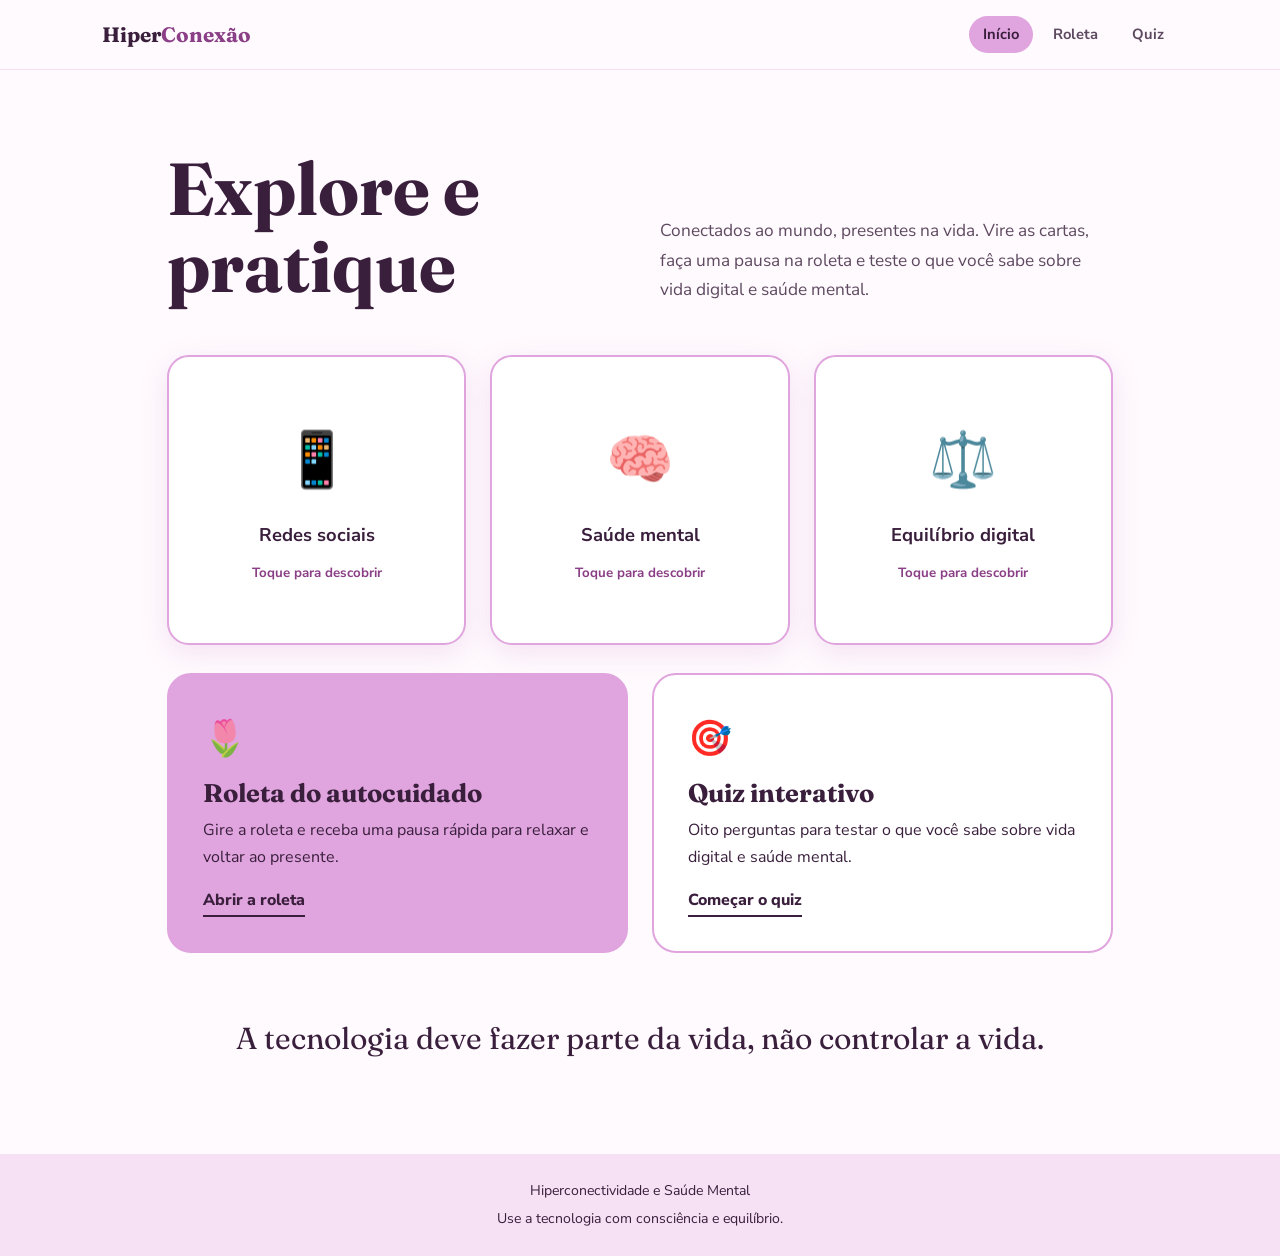
<file: feira laysla/index.html>
<!DOCTYPE html>
<html lang="pt-BR">
<head>
  <meta charset="UTF-8">
  <meta name="viewport" content="width=device-width, initial-scale=1.0">
  <meta name="description" content="Hiperconectividade e saúde mental: explore, pratique e equilibre sua vida digital.">
  <title>Hiperconectividade e Saúde Mental</title>
  <link rel="stylesheet" href="style.css">
  <script src="script.js" defer></script>
</head>
<body>
  <header class="cabecalho">
    <a href="index.html" class="logo">Hiper<span>Conexão</span></a>
    <nav aria-label="Navegação principal">
      <a href="index.html" aria-current="page">Início</a>
      <a href="roleta.html">Roleta</a>
      <a href="quiz.html">Quiz</a>
    </nav>
  </header>

  <main>
    <section class="explore" id="explore">
      <div class="explore-topo">
        <h1>Explore e pratique</h1>
        <p>Conectados ao mundo, presentes na vida. Vire as cartas, faça uma pausa na roleta e teste o que você sabe sobre vida digital e saúde mental.</p>
      </div>

      <div class="cartas-container">
        <button class="carta" type="button" aria-label="Virar carta sobre redes sociais" aria-pressed="false">
          <span class="carta-interna">
            <span class="carta-frente">
              <span class="simbolo">📱</span>
              <strong>Redes sociais</strong>
              <small>Toque para descobrir</small>
            </span>
            <span class="carta-verso">
              <strong>Redes sociais</strong>
              <span>Podem aproximar pessoas, mas é importante usar com equilíbrio.</span>
            </span>
          </span>
        </button>

        <button class="carta" type="button" aria-label="Virar carta sobre saúde mental" aria-pressed="false">
          <span class="carta-interna">
            <span class="carta-frente">
              <span class="simbolo">🧠</span>
              <strong>Saúde mental</strong>
              <small>Toque para descobrir</small>
            </span>
            <span class="carta-verso">
              <strong>Saúde mental</strong>
              <span>Descanso, convivência e limites digitais ajudam no bem-estar.</span>
            </span>
          </span>
        </button>

        <button class="carta" type="button" aria-label="Virar carta sobre equilíbrio digital" aria-pressed="false">
          <span class="carta-interna">
            <span class="carta-frente">
              <span class="simbolo">⚖️</span>
              <strong>Equilíbrio digital</strong>
              <small>Toque para descobrir</small>
            </span>
            <span class="carta-verso">
              <strong>Equilíbrio digital</strong>
              <span>Usar a tecnologia com intenção ajuda a preservar tempo para outras atividades.</span>
            </span>
          </span>
        </button>
      </div>

      <div class="acoes">
        <a class="acao acao-cheia" href="roleta.html">
          <span class="icone" aria-hidden="true">🌷</span>
          <h2>Roleta do autocuidado</h2>
          <p>Gire a roleta e receba uma pausa rápida para relaxar e voltar ao presente.</p>
          <span class="link-texto">Abrir a roleta</span>
        </a>
        <a class="acao" href="quiz.html">
          <span class="icone" aria-hidden="true">🎯</span>
          <h2>Quiz interativo</h2>
          <p>Oito perguntas para testar o que você sabe sobre vida digital e saúde mental.</p>
          <span class="link-texto">Começar o quiz</span>
        </a>
      </div>

      <p class="fecho">A tecnologia deve fazer parte da vida, não controlar a vida.</p>
    </section>
  </main>

  <footer>
    <p>Hiperconectividade e Saúde Mental</p>
    <p>Use a tecnologia com consciência e equilíbrio.</p>
  </footer>
</body>
</html>
</file>
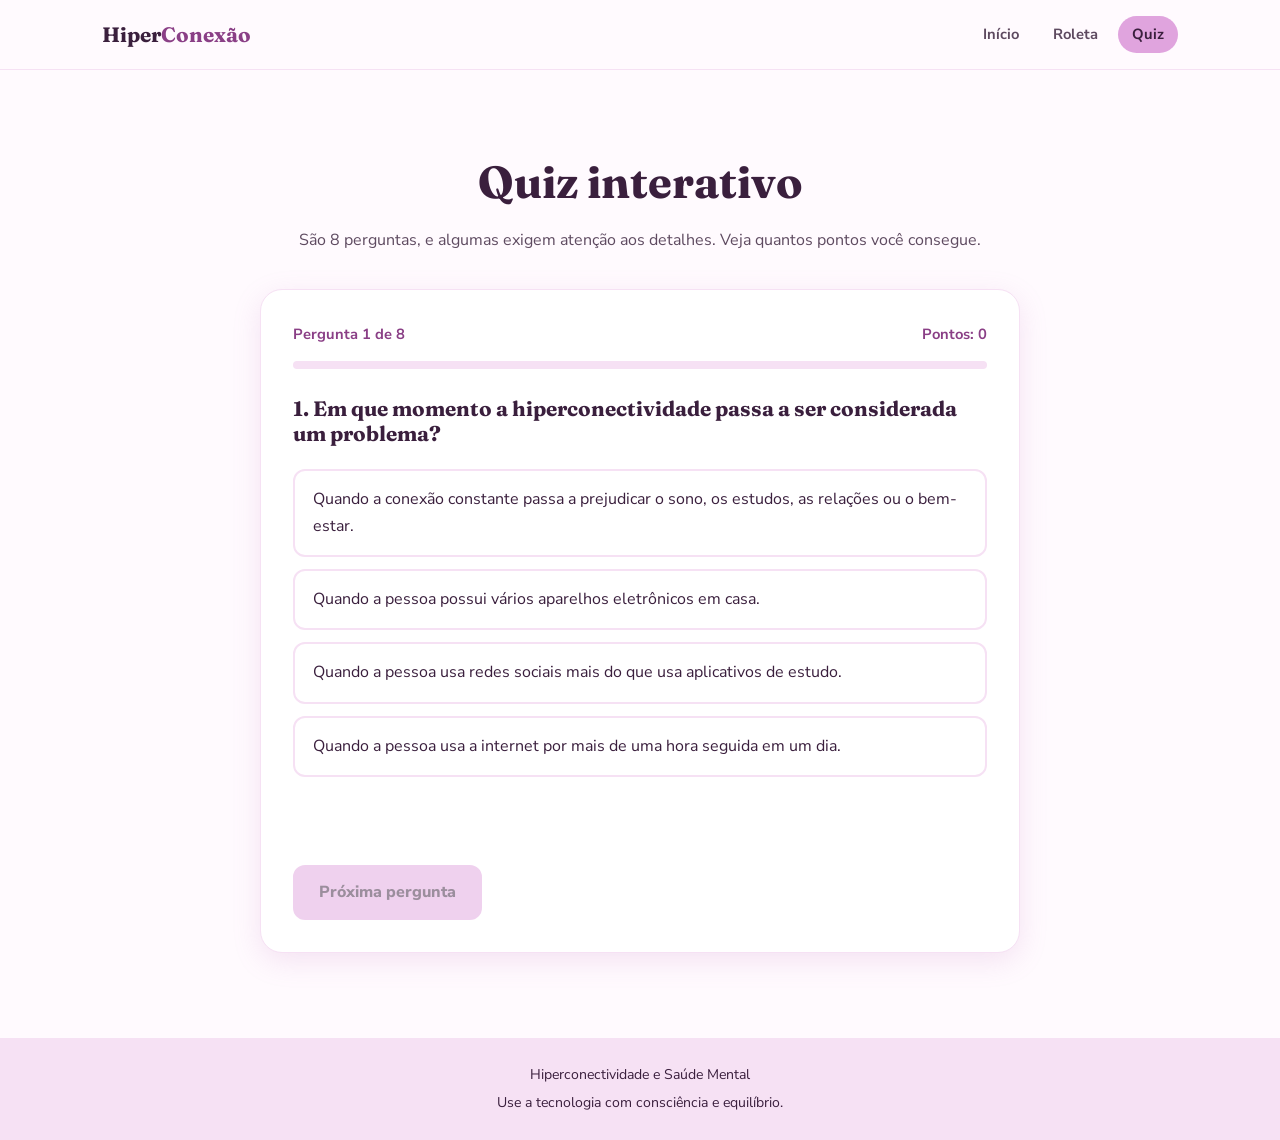
<file: feira laysla/quiz.html>
<!DOCTYPE html>
<html lang="pt-BR">
<head>
  <meta charset="UTF-8">
  <meta name="viewport" content="width=device-width, initial-scale=1.0">
  <meta name="description" content="Quiz sobre hiperconectividade e saúde mental: 8 perguntas para testar seus conhecimentos.">
  <title>Quiz | Hiperconectividade e Saúde Mental</title>
  <link rel="stylesheet" href="style.css">
  <script src="quiz.js" defer></script>
</head>
<body>
  <header class="cabecalho">
    <a href="index.html" class="logo">Hiper<span>Conexão</span></a>
    <nav aria-label="Navegação principal">
      <a href="index.html">Início</a>
      <a href="roleta.html">Roleta</a>
      <a href="quiz.html" aria-current="page">Quiz</a>
    </nav>
  </header>

  <main>
    <section class="secao quiz-secao pagina-interna" id="quiz">
      <h1 class="titulo-pagina">Quiz interativo</h1>
      <p class="texto-centro">São 8 perguntas, e algumas exigem atenção aos detalhes. Veja quantos pontos você consegue.</p>

      <div class="quiz">
        <div class="quiz-topo">
          <span id="contador">Pergunta 1 de 8</span>
          <span id="pontos">Pontos: 0</span>
        </div>
        <div class="barra-progresso">
          <div id="barraPreenchida"></div>
        </div>

        <div id="areaQuiz">
          <h2 id="pergunta"></h2>
          <div id="respostas" class="respostas"></div>
          <p id="feedback" aria-live="polite"></p>
          <button id="proximo" class="botao" type="button" disabled>Próxima pergunta</button>
        </div>

        <div id="resultado" hidden>
          <h2>Quiz concluído!</h2>
          <p id="mensagemFinal"></p>
          <div class="grupo-botoes centro">
            <button id="reiniciar" class="botao" type="button">Refazer quiz</button>
            <a href="roleta.html" class="botao botao-secundario">Fazer uma pausa na roleta</a>
          </div>
        </div>
      </div>
    </section>
  </main>

  <footer>
    <p>Hiperconectividade e Saúde Mental</p>
    <p>Use a tecnologia com consciência e equilíbrio.</p>
  </footer>
</body>
</html>
</file>
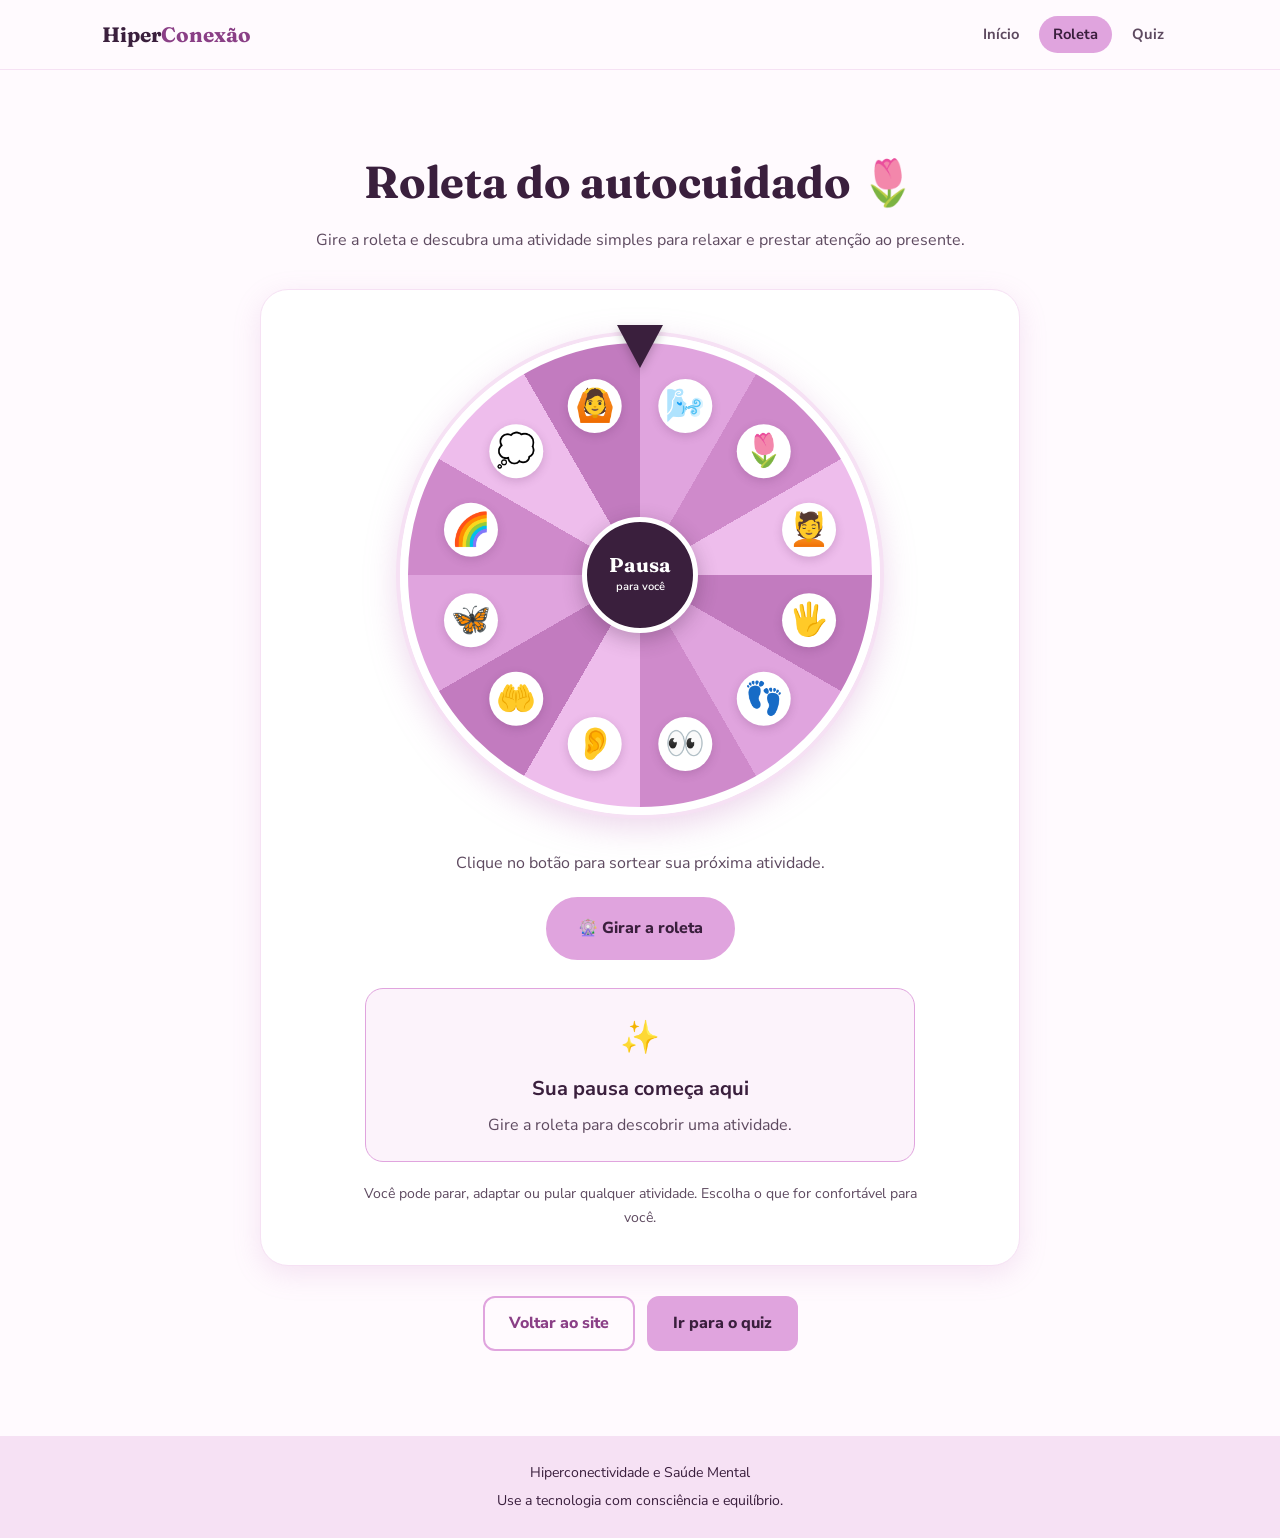
<file: feira laysla/roleta.html>
<!DOCTYPE html>
<html lang="pt-BR">
<head>
  <meta charset="UTF-8">
  <meta name="viewport" content="width=device-width, initial-scale=1.0">
  <meta name="description" content="Roleta do autocuidado: sorteie uma pausa simples para relaxar.">
  <title>Roleta do autocuidado | Hiperconectividade e Saúde Mental</title>
  <link rel="stylesheet" href="style.css">
  <script src="roleta.js" defer></script>
</head>
<body>
  <header class="cabecalho">
    <a href="index.html" class="logo">Hiper<span>Conexão</span></a>
    <nav aria-label="Navegação principal">
      <a href="index.html">Início</a>
      <a href="roleta.html" aria-current="page">Roleta</a>
      <a href="quiz.html">Quiz</a>
    </nav>
  </header>

  <main>
    <section class="secao roleta-secao pagina-interna" id="roleta">
      <h1 class="titulo-pagina">Roleta do autocuidado 🌷</h1>
      <p class="texto-centro">Gire a roleta e descubra uma atividade simples para relaxar e prestar atenção ao presente.</p>

      <div class="roleta-card">
        <div class="roleta-area">
          <div class="roleta-ponteiro" aria-hidden="true"></div>

          <div class="roleta-circulo" id="roletaCirculo" role="img" aria-label="Roleta com 12 atividades de bem-estar">
            <span class="icone-roleta" style="--pos: 0">🌬️</span>
            <span class="icone-roleta" style="--pos: 1">🌷</span>
            <span class="icone-roleta" style="--pos: 2">💆</span>
            <span class="icone-roleta" style="--pos: 3">🖐️</span>
            <span class="icone-roleta" style="--pos: 4">👣</span>
            <span class="icone-roleta" style="--pos: 5">👀</span>
            <span class="icone-roleta" style="--pos: 6">👂</span>
            <span class="icone-roleta" style="--pos: 7">🤲</span>
            <span class="icone-roleta" style="--pos: 8">🦋</span>
            <span class="icone-roleta" style="--pos: 9">🌈</span>
            <span class="icone-roleta" style="--pos: 10">💭</span>
            <span class="icone-roleta" style="--pos: 11">🙆</span>

            <div class="roleta-centro">
              <span>Pausa</span>
              <small>para você</small>
            </div>
          </div>
        </div>

        <p class="roleta-instrucao">Clique no botão para sortear sua próxima atividade.</p>
        <button class="botao botao-roleta" id="girarRoleta" type="button">🎡 Girar a roleta</button>

        <div class="atividade-sorteada" aria-live="polite" aria-atomic="true">
          <span class="atividade-icone" id="atividadeEmoji">✨</span>
          <h3 id="tituloAtividade">Sua pausa começa aqui</h3>
          <p id="descricaoAtividade">Gire a roleta para descobrir uma atividade.</p>
        </div>

        <p class="roleta-aviso">Você pode parar, adaptar ou pular qualquer atividade. Escolha o que for confortável para você.</p>
      </div>

      <div class="grupo-botoes centro">
        <a href="index.html" class="botao botao-secundario">Voltar ao site</a>
        <a href="quiz.html" class="botao">Ir para o quiz</a>
      </div>
    </section>
  </main>

  <footer>
    <p>Hiperconectividade e Saúde Mental</p>
    <p>Use a tecnologia com consciência e equilíbrio.</p>
  </footer>
</body>
</html>
</file>
<file: feira laysla/style.css>
@import url('https://fonts.googleapis.com/css2?family=Fraunces:opsz,wght@9..144,600;9..144,700&family=Nunito+Sans:wght@400;600;700;800&display=swap');

:root {
  --principal: #E0A4DE;
  --principal-hover: #d28fcf;
  --principal-forte: #c27bbf;
  --principal-100: #f6e1f4;
  --principal-50: #fcf3fb;
  --fundo: #fffafe;
  --titulo: #3a1f3d;
  --texto: #5e4a60;
  --destaque: #8a3f86;
  --dourado: #f0b24a;
  --verde: #2f9e6e;
  --verde-bg: #e6f6ee;
  --rosa: #d6456a;
  --rosa-bg: #fdebf0;
  --sombra: 0 8px 28px rgba(194, 123, 191, .18);
}

* { margin: 0; padding: 0; box-sizing: border-box; }
html { scroll-behavior: smooth; }

body {
  font-family: 'Nunito Sans', Arial, sans-serif;
  background: var(--fundo);
  color: var(--texto);
  line-height: 1.7;
}

h1, h2, h3 { color: var(--titulo); }

h1, h2 {
  font-family: 'Fraunces', Georgia, serif;
  font-weight: 700;
  line-height: 1.2;
}

a { color: inherit; text-decoration: none; }
button { font: inherit; }

/* CABEÇALHO */

.cabecalho {
  position: sticky;
  top: 0;
  z-index: 100;
  display: flex;
  justify-content: space-between;
  align-items: center;
  gap: 20px;
  padding: 16px 8%;
  background: rgba(255, 250, 254, .92);
  backdrop-filter: blur(12px);
  border-bottom: 1px solid var(--principal-100);
}

.logo {
  font-family: 'Fraunces', Georgia, serif;
  font-size: 1.3rem;
  font-weight: 700;
  color: var(--titulo);
  white-space: nowrap;
}

.logo span { color: var(--destaque); }

nav { display: flex; flex-wrap: wrap; gap: 6px; }

nav a {
  padding: 6px 14px;
  border-radius: 999px;
  color: var(--texto);
  font-size: .92rem;
  font-weight: 700;
  transition: background .25s, color .25s;
}

nav a:hover,
nav a[aria-current="page"] {
  background: var(--principal);
  color: var(--titulo);
}

/* BOTÕES */

.botao {
  display: inline-block;
  border: 2px solid var(--principal);
  border-radius: 12px;
  padding: 12px 24px;
  background: var(--principal);
  color: var(--titulo);
  font-weight: 800;
  text-align: center;
  cursor: pointer;
  transition: background .25s, transform .25s, box-shadow .25s;
}

.botao:hover:not(:disabled) {
  background: var(--principal-hover);
  border-color: var(--principal-hover);
  transform: translateY(-2px);
  box-shadow: 0 8px 20px rgba(194, 123, 191, .3);
}

.botao:disabled { opacity: .5; cursor: not-allowed; }

.botao-secundario { background: transparent; color: var(--destaque); border-color: var(--principal); }

.botao-secundario:hover:not(:disabled) {
  background: var(--principal-100);
  border-color: var(--principal);
  box-shadow: none;
}

.botao:focus-visible,
nav a:focus-visible,
.acao:focus-visible,
.logo:focus-visible {
  outline: 3px solid var(--titulo);
  outline-offset: 3px;
}

.grupo-botoes { display: flex; flex-wrap: wrap; gap: 12px; }
.grupo-botoes.centro { justify-content: center; margin-top: 30px; }

/* LANDING: EXPLORE E PRATIQUE */

.explore {
  max-width: 1100px;
  margin: 0 auto;
  padding: 80px 6% 90px;
}

.explore-topo {
  display: grid;
  grid-template-columns: 1fr 1fr;
  gap: 40px;
  align-items: end;
  margin-bottom: 50px;
}

.explore h1 {
  font-size: clamp(2.6rem, 6vw, 4.6rem);
  line-height: 1.05;
}

.explore-topo p {
  font-size: 1.08rem;
  max-width: 460px;
}

.cartas-container {
  display: grid;
  grid-template-columns: repeat(3, minmax(0, 1fr));
  gap: 24px;
}

.carta {
  height: 290px;
  width: 100%;
  min-width: 0;
  background: transparent;
  border: none;
  border-radius: 22px;
  perspective: 1000px;
  cursor: pointer;
  text-align: center;
}

.carta:focus-visible { outline: 3px solid var(--titulo); outline-offset: 5px; }

.carta-interna {
  display: block;
  width: 100%;
  height: 100%;
  position: relative;
  transform-style: preserve-3d;
  transition: transform .8s cubic-bezier(.2, .7, .2, 1);
}

.carta.virada .carta-interna { transform: rotateY(180deg); }

.carta-frente,
.carta-verso {
  position: absolute;
  inset: 0;
  display: flex;
  flex-direction: column;
  justify-content: center;
  align-items: center;
  gap: 12px;
  padding: 25px;
  border-radius: 22px;
  backface-visibility: hidden;
  -webkit-backface-visibility: hidden;
  overflow: hidden;
  box-shadow: var(--sombra);
}

.carta-frente {
  background: #fff;
  border: 2px solid var(--principal);
  color: var(--titulo);
}

.carta-verso {
  transform: rotateY(180deg);
  background: var(--principal);
  border: 2px solid var(--principal);
  color: var(--titulo);
}

.simbolo { font-size: 3.4rem; }
.carta strong { font-size: 1.15rem; }
.carta small { color: var(--destaque); font-weight: 700; }
.carta-verso > span { font-size: 1rem; font-weight: 600; }

.acoes {
  display: grid;
  grid-template-columns: repeat(2, minmax(0, 1fr));
  gap: 24px;
  margin-top: 28px;
}

.acao {
  display: block;
  padding: 34px;
  border: 2px solid var(--principal);
  border-radius: 24px;
  background: #fff;
  transition: transform .25s, box-shadow .25s;
}

.acao-cheia { background: var(--principal); }

.acao:hover {
  transform: translateY(-4px);
  box-shadow: var(--sombra);
}

.acao h2 { font-size: 1.6rem; margin: 10px 0 8px; }
.acao p { color: var(--titulo); }
.icone { font-size: 2.2rem; }

.link-texto {
  display: inline-block;
  margin-top: 16px;
  color: var(--titulo);
  font-weight: 800;
  border-bottom: 2px solid var(--titulo);
}

.fecho {
  margin-top: 60px;
  text-align: center;
  font-family: 'Fraunces', Georgia, serif;
  font-size: clamp(1.3rem, 3vw, 1.9rem);
  color: var(--titulo);
}

/* PÁGINAS INTERNAS */

.secao { padding: 85px 8%; }

.pagina-interna { min-height: calc(100vh - 140px); }

.titulo-pagina {
  font-size: clamp(1.9rem, 4vw, 2.8rem);
  text-align: center;
  margin-bottom: 18px;
}

.texto-centro {
  max-width: 740px;
  text-align: center;
  margin: 0 auto 35px;
}

/* ROLETA */

.roleta-card {
  width: min(100%, 760px);
  margin: 35px auto 0;
  padding: 35px 24px;
  text-align: center;
  border: 1px solid var(--principal-100);
  border-radius: 28px;
  background: #fff;
  box-shadow: var(--sombra);
}

.roleta-area {
  position: relative;
  width: min(100%, 500px);
  aspect-ratio: 1;
  margin: 0 auto 25px;
  padding: 10px;
}

.roleta-ponteiro {
  position: absolute;
  z-index: 5;
  top: 0;
  left: 50%;
  transform: translateX(-50%);
  width: 0;
  height: 0;
  border-left: 23px solid transparent;
  border-right: 23px solid transparent;
  border-top: 43px solid var(--titulo);
  filter: drop-shadow(0 4px 5px rgba(0, 0, 0, .2));
}

.roleta-circulo {
  position: relative;
  width: 100%;
  height: 100%;
  border-radius: 50%;
  border: 8px solid #fff;
  overflow: hidden;
  background: conic-gradient(
    from 0deg,
    #E0A4DE 0deg 30deg,
    #cf8acb 30deg 60deg,
    #eebdec 60deg 90deg,
    #c27bbf 90deg 120deg,
    #E0A4DE 120deg 150deg,
    #cf8acb 150deg 180deg,
    #eebdec 180deg 210deg,
    #c27bbf 210deg 240deg,
    #E0A4DE 240deg 270deg,
    #cf8acb 270deg 300deg,
    #eebdec 300deg 330deg,
    #c27bbf 330deg 360deg
  );
  box-shadow: 0 0 0 4px var(--principal-100), 0 10px 35px rgba(194, 123, 191, .35);
  transition: transform 3.2s cubic-bezier(.12, .75, .12, 1);
}

.icone-roleta {
  --angulo: calc(var(--pos) * 30deg + 15deg);

  position: absolute;
  top: 50%;
  left: 50%;
  width: 54px;
  height: 54px;
  margin-left: -27px;
  margin-top: -27px;
  display: flex;
  justify-content: center;
  align-items: center;
  font-size: clamp(22px, 4vw, 32px);
  border-radius: 50%;
  background: #fff;
  box-shadow: 0 3px 10px rgba(90, 40, 90, .2);
  transform:
    rotate(var(--angulo))
    translateY(-175px)
    rotate(calc(-1 * var(--angulo)));
}

.roleta-centro {
  position: absolute;
  z-index: 3;
  top: 50%;
  left: 50%;
  width: 116px;
  height: 116px;
  transform: translate(-50%, -50%);
  border: 5px solid #fff;
  border-radius: 50%;
  background: var(--titulo);
  display: flex;
  flex-direction: column;
  align-items: center;
  justify-content: center;
  gap: 2px;
  box-shadow: 0 6px 20px rgba(58, 31, 61, .3);
  color: #fff;
}

.roleta-centro span {
  font-family: 'Fraunces', Georgia, serif;
  font-size: 20px;
  font-weight: 700;
  line-height: 1.1;
}

.roleta-centro small { font-size: 11px; font-weight: 600; }

.roleta-instrucao { margin: 5px 0 20px; }

.botao-roleta { border-radius: 50px; padding: 16px 30px; }

.atividade-sorteada {
  max-width: 550px;
  min-height: 135px;
  margin: 28px auto 0;
  padding: 22px;
  border: 1px solid var(--principal);
  border-radius: 18px;
  background: var(--principal-50);
}

.atividade-icone { display: block; font-size: 2rem; margin-bottom: 6px; }
.atividade-sorteada h3 { font-size: 1.25rem; margin-bottom: 6px; }
.roleta-aviso { max-width: 560px; margin: 20px auto 0; font-size: .88rem; }

/* QUIZ */

.quiz {
  max-width: 760px;
  margin: 35px auto 0;
  padding: 32px;
  border: 1px solid var(--principal-100);
  border-radius: 22px;
  background: #fff;
  box-shadow: var(--sombra);
}

.quiz-topo {
  display: flex;
  justify-content: space-between;
  gap: 15px;
  color: var(--destaque);
  font-size: .92rem;
  font-weight: 700;
}

.barra-progresso {
  height: 8px;
  margin: 14px 0 28px;
  border-radius: 20px;
  background: var(--principal-100);
  overflow: hidden;
}

#barraPreenchida {
  width: 0;
  height: 100%;
  border-radius: 20px;
  background: linear-gradient(90deg, #E0A4DE, #c27bbf);
  transition: width .3s;
}

#pergunta { font-size: 1.3rem; text-align: left; margin-bottom: 22px; }

.respostas { display: grid; gap: 12px; }

.resposta {
  width: 100%;
  padding: 15px 18px;
  border: 2px solid var(--principal-100);
  border-radius: 12px;
  background: #fff;
  color: var(--titulo);
  text-align: left;
  cursor: pointer;
  transition: border-color .25s, background .25s;
}

.resposta:hover:not(:disabled) {
  border-color: var(--principal);
  background: var(--principal-50);
}

.resposta:focus-visible { outline: 3px solid var(--titulo); outline-offset: 3px; }

.resposta.correta { border-color: var(--verde); background: var(--verde-bg); }
.resposta.errada { border-color: var(--rosa); background: var(--rosa-bg); }
.resposta:disabled { cursor: default; }

#feedback { min-height: 52px; margin: 18px 0; color: var(--titulo); }

#resultado { text-align: center; }
#resultado h2 { font-size: 1.8rem; margin-bottom: 14px; }
#resultado p { margin-bottom: 10px; }

[hidden] { display: none !important; }

/* RODAPÉ */

footer {
  padding: 25px 8%;
  text-align: center;
  color: var(--titulo);
  background: var(--principal-100);
  font-size: .88rem;
}

footer p + p { margin-top: 4px; }

/* RESPONSIVO */

@media (max-width: 800px) {
  .cabecalho { flex-direction: column; gap: 10px; }
  nav { justify-content: center; }

  .explore { padding-top: 55px; }
  .explore-topo { grid-template-columns: 1fr; gap: 18px; margin-bottom: 36px; }

  .cartas-container { grid-template-columns: repeat(2, minmax(0, 1fr)); }
}

@media (max-width: 600px) {
  .secao { padding: 60px 6%; }

  .cartas-container,
  .acoes { grid-template-columns: 1fr; }

  .carta { max-width: 330px; margin: 0 auto; }
  .acao { padding: 26px; }

  .quiz { padding: 20px; }
  .quiz-topo { font-size: .8rem; }

  .roleta-card { padding: 28px 12px; }
  .roleta-area { width: min(100%, 390px); padding: 8px; }

  .roleta-ponteiro {
    border-left-width: 18px;
    border-right-width: 18px;
    border-top-width: 34px;
  }

  .icone-roleta {
    width: 42px;
    height: 42px;
    margin-left: -21px;
    margin-top: -21px;
    font-size: 23px;
    transform:
      rotate(var(--angulo))
      translateY(-125px)
      rotate(calc(-1 * var(--angulo)));
  }

  .roleta-centro { width: 92px; height: 92px; }
  .roleta-centro span { font-size: 16px; }
  .roleta-centro small { font-size: 9px; }

  .botao-roleta { width: 100%; max-width: 300px; padding: 16px 12px; }
  .atividade-sorteada { padding: 18px 14px; }
}

@media (max-width: 380px) {
  .icone-roleta {
    width: 34px;
    height: 34px;
    margin-left: -17px;
    margin-top: -17px;
    font-size: 20px;
    transform:
      rotate(var(--angulo))
      translateY(-105px)
      rotate(calc(-1 * var(--angulo)));
  }
}

@media (prefers-reduced-motion: reduce) {
  html { scroll-behavior: auto; }

  *, *::before, *::after {
    animation-duration: .01ms !important;
    transition-duration: .01ms !important;
  }
}
</file>
